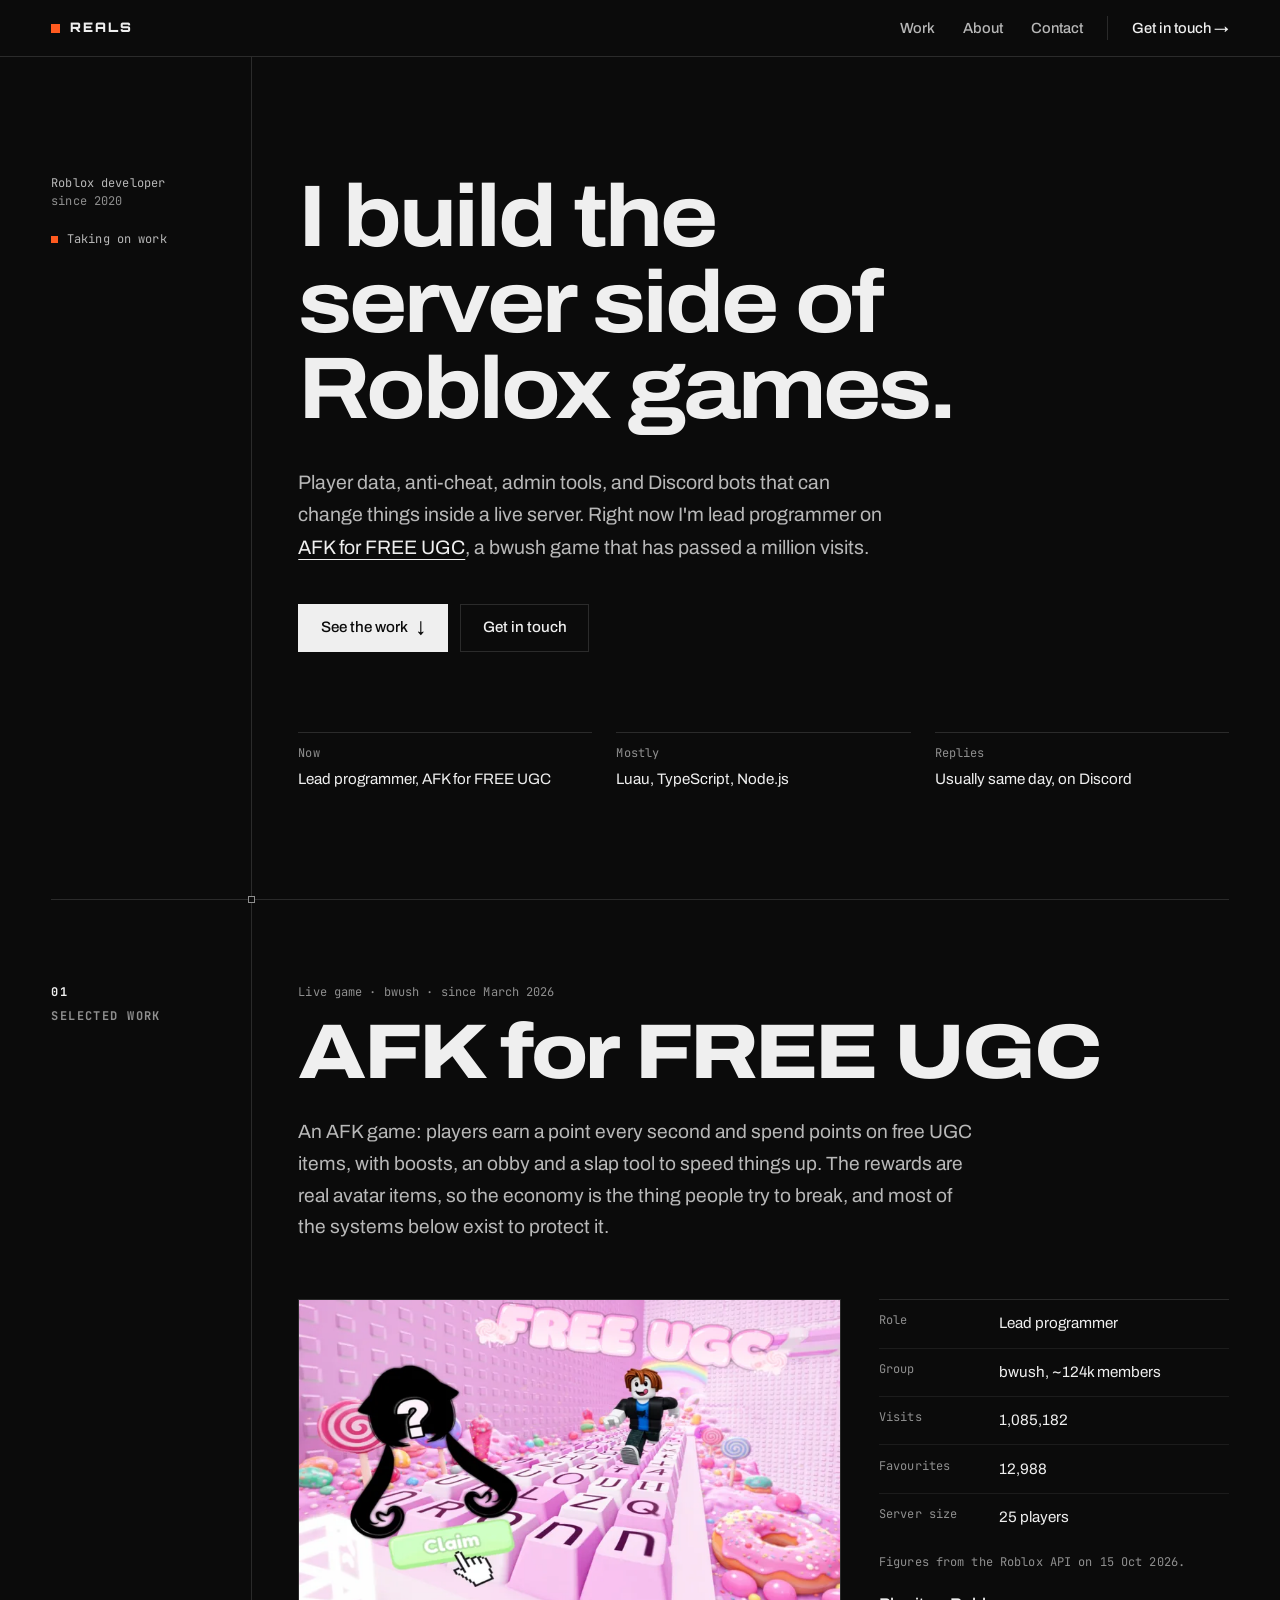
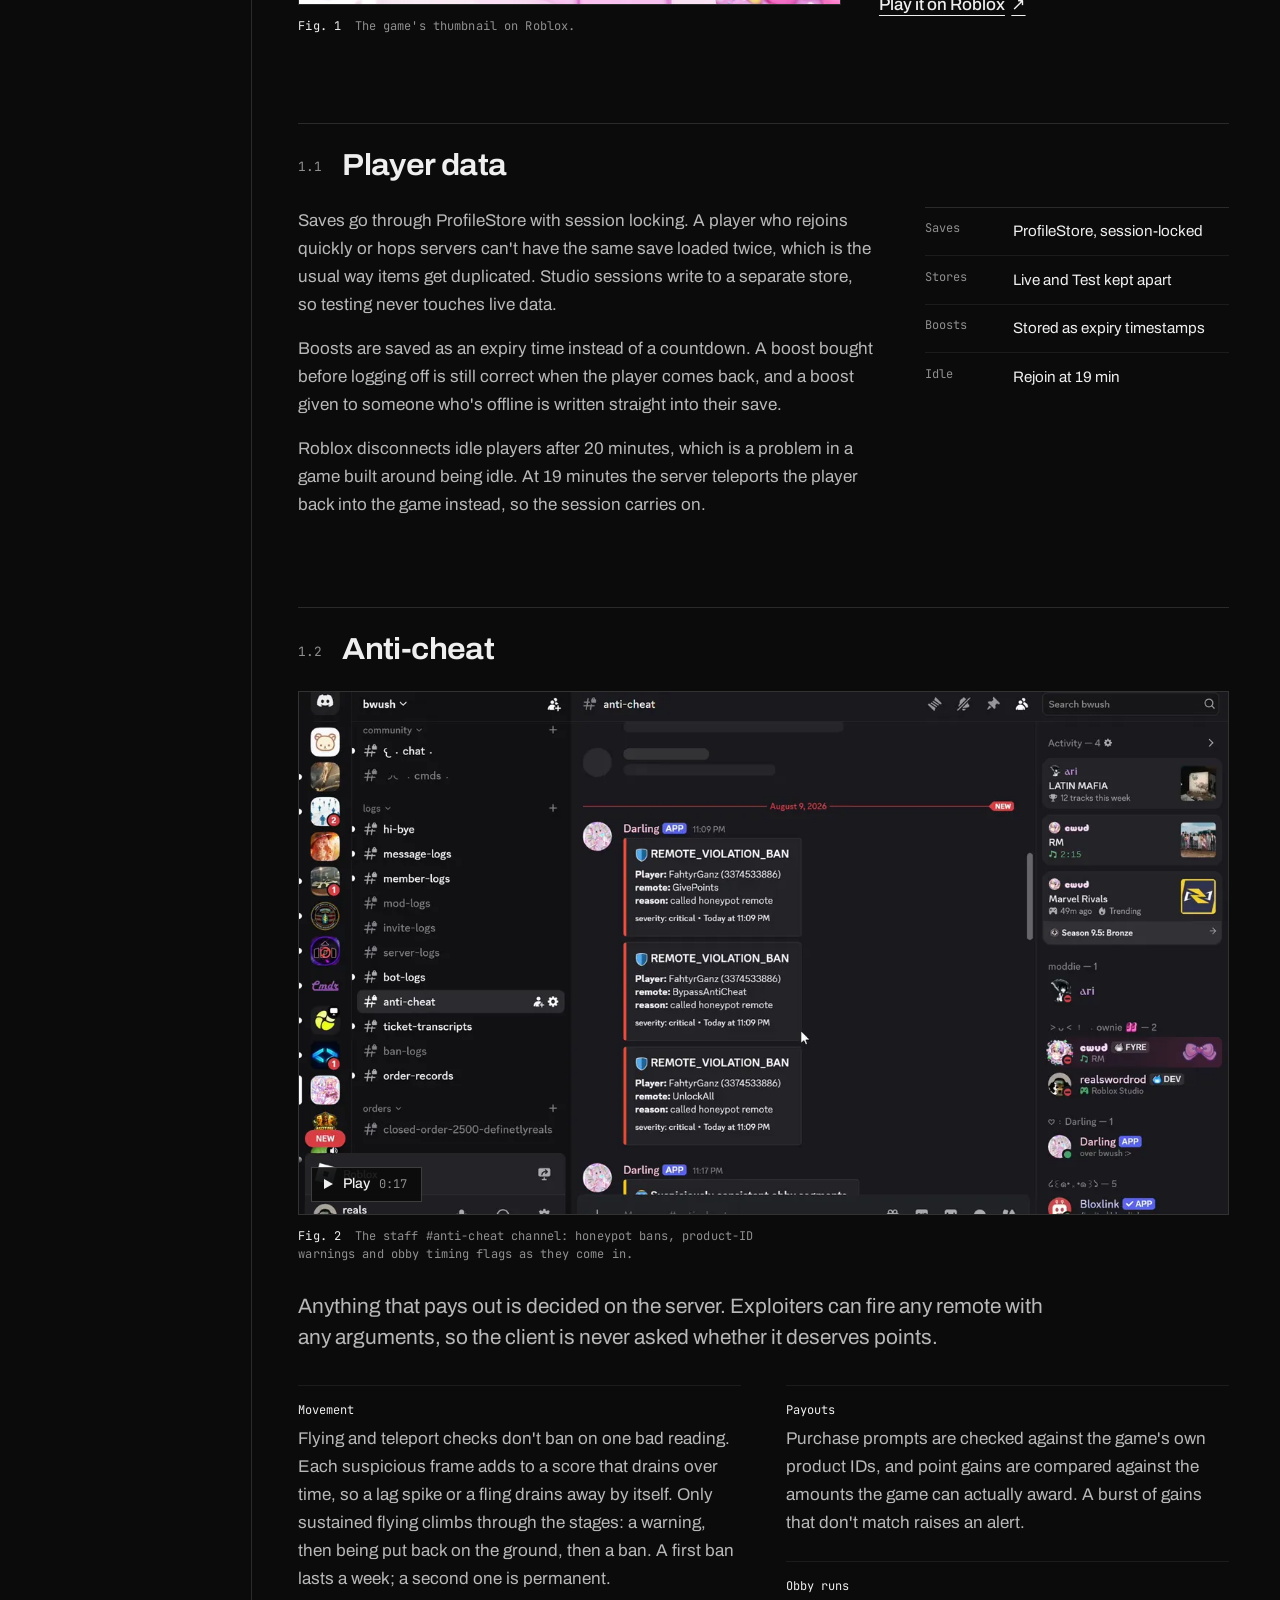
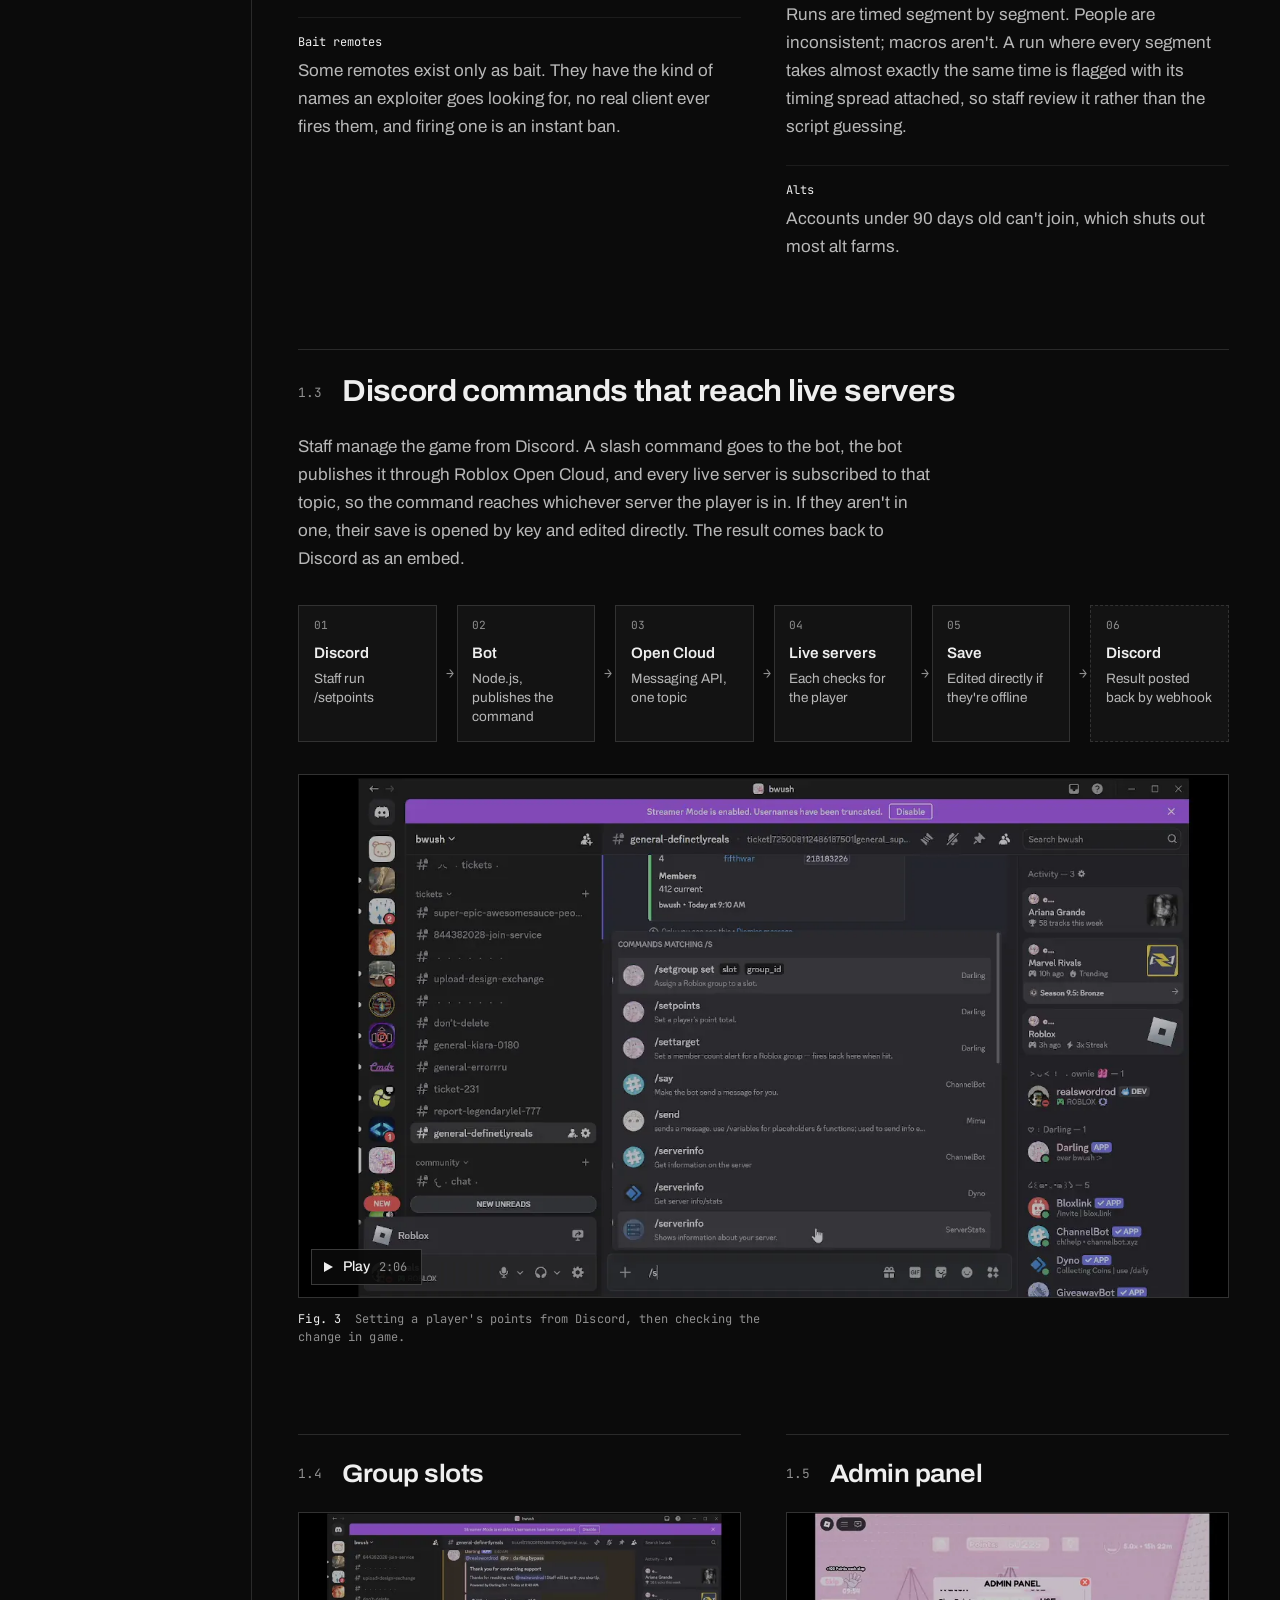
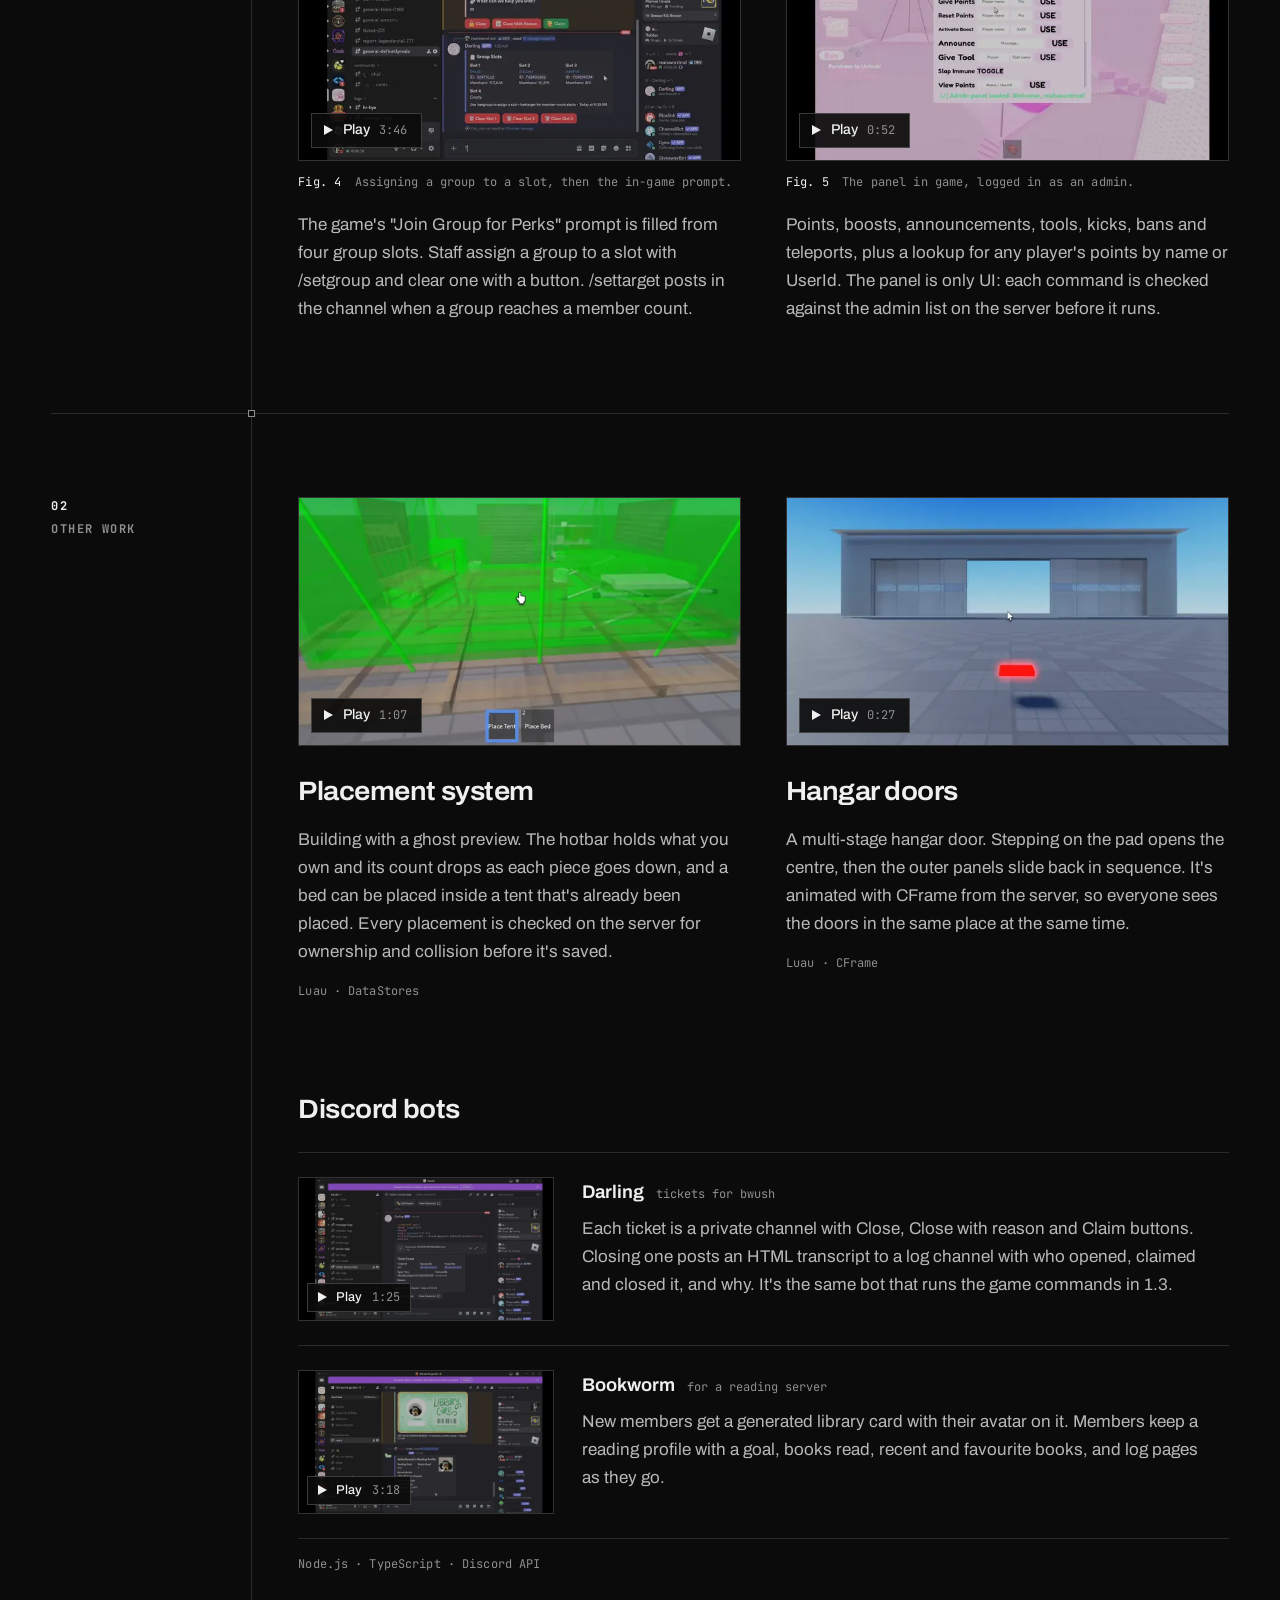
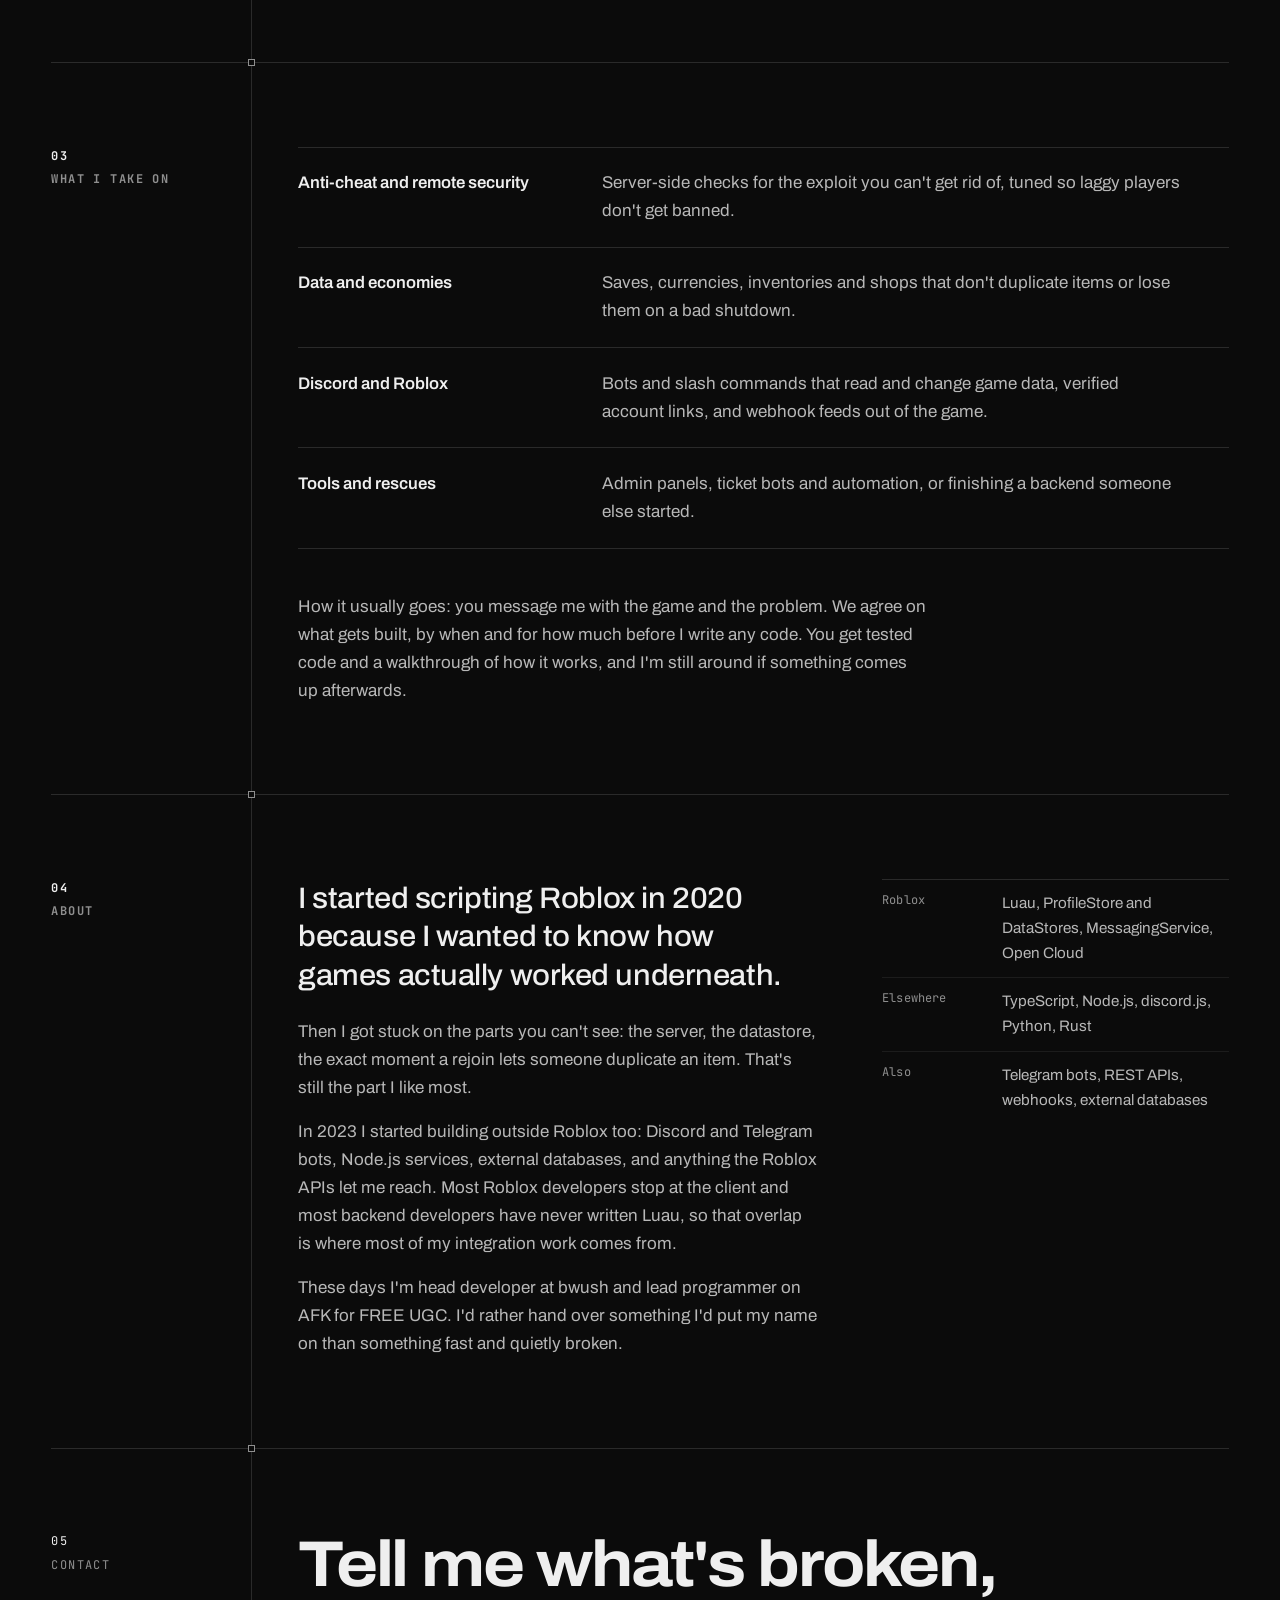
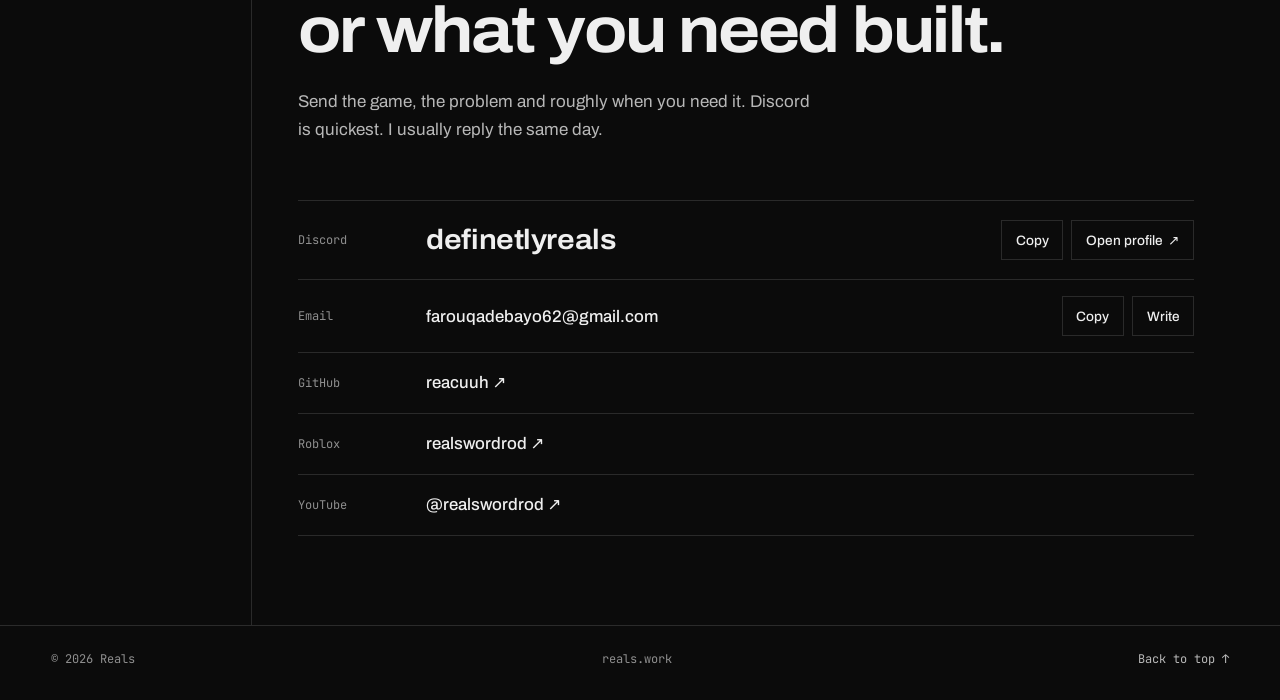
<file: index.html>
<!doctype html>
<html lang="en">
<head>
<meta charset="utf-8">
<meta name="viewport" content="width=device-width, initial-scale=1">
<title>Reals — Roblox developer, server side</title>
<meta name="description" content="Roblox developer working on the server side: player data, anti-cheat, admin tools and Discord bots that talk to live games. Lead programmer on AFK for FREE UGC.">
<link rel="canonical" href="https://www.reals.work/">
<meta name="theme-color" content="#0b0b0b">
<meta name="color-scheme" content="dark">

<meta property="og:type" content="website">
<meta property="og:url" content="https://www.reals.work/">
<meta property="og:site_name" content="Reals">
<meta property="og:title" content="Reals — Roblox developer, server side">
<meta property="og:description" content="Player data, anti-cheat, admin tools and Discord bots that talk to live games. Lead programmer on AFK for FREE UGC.">
<meta property="og:image" content="https://www.reals.work/assets/og.png">
<meta property="og:image:width" content="1200">
<meta property="og:image:height" content="630">
<meta property="og:image:alt" content="Reals. I build the server side of Roblox games.">
<meta name="twitter:card" content="summary_large_image">

<link rel="icon" href="favicon.svg" type="image/svg+xml">
<link rel="icon" href="favicon.ico" sizes="32x32">
<link rel="apple-touch-icon" href="assets/apple-touch-icon.png">

<link rel="preconnect" href="https://fonts.googleapis.com">
<link rel="preconnect" href="https://fonts.gstatic.com" crossorigin>
<link rel="stylesheet" href="https://fonts.googleapis.com/css2?family=Archivo:wdth,wght@100..125,400..800&family=JetBrains+Mono&display=swap">
<!-- Orbitron is only used for the five letters of the wordmark, so request just those glyphs. -->
<link rel="stylesheet" href="https://fonts.googleapis.com/css2?family=Orbitron:wght@900&text=REALS&display=swap">

<link rel="stylesheet" href="styles.css">

<script type="application/ld+json">
{
  "@context": "https://schema.org",
  "@type": "Person",
  "name": "Reals",
  "url": "https://www.reals.work/",
  "jobTitle": "Roblox developer",
  "email": "mailto:farouqadebayo62@gmail.com",
  "knowsAbout": ["Roblox", "Luau", "TypeScript", "Node.js", "Discord bots"],
  "sameAs": [
    "https://github.com/reacuuh",
    "https://www.youtube.com/@realswordrod",
    "https://www.roblox.com/users/1269462849/profile"
  ]
}
</script>
</head>
<body>

<a class="skip" href="#work">Skip to work</a>

<header class="nav">
  <div class="nav__in">
    <a class="mark" href="#top" aria-label="Reals, back to top"><span class="mark__sq" aria-hidden="true"></span>REALS</a>
    <nav aria-label="Sections">
      <ul class="nav__links">
        <li><a href="#work">Work</a></li>
        <li><a href="#about">About</a></li>
        <li><a href="#contact">Contact</a></li>
      </ul>
    </nav>
    <a class="nav__cta" href="#contact">Get in touch <span aria-hidden="true">→</span></a>
  </div>
</header>

<main id="top">

  <section class="hero doc" aria-labelledby="hero-title">
    <div class="doc__side">
      <p class="hero__who">Roblox developer<br><span>since 2020</span></p>
      <p class="status"><span class="status__dot" aria-hidden="true"></span>Taking on work</p>
    </div>

    <div class="doc__main">
      <h1 class="hero__title" id="hero-title">I build the server side of Roblox games.</h1>
      <p class="hero__lede">
        Player data, anti-cheat, admin tools, and Discord bots that can change things inside
        a live server. Right now I'm lead programmer on <a href="#afk">AFK for FREE UGC</a>,
        a bwush game that has passed a million visits.
      </p>
      <div class="hero__cta">
        <a class="btn btn--solid" href="#work">See the work <span aria-hidden="true">↓</span></a>
        <a class="btn" href="#contact">Get in touch</a>
      </div>

      <dl class="spec hero__spec">
        <div><dt>Now</dt><dd>Lead programmer, AFK for FREE UGC</dd></div>
        <div><dt>Mostly</dt><dd>Luau, TypeScript, Node.js</dd></div>
        <div><dt>Replies</dt><dd>Usually same day, on Discord</dd></div>
      </dl>
    </div>
  </section>

  <!--
    Media, three ways. Every media block lives inside a <figure class="fig">.

    YouTube (click to load, nothing is requested from YouTube until then):
      <div class="media" data-yt="VIDEO_ID" data-title="What the clip shows">
        <img src="assets/media/x.webp" srcset="assets/media/x-640.webp 640w, assets/media/x.webp 1280w"
             sizes="..." width="1280" height="720" loading="lazy" decoding="async" alt="...">
        <a class="media__play" href="https://www.youtube.com/watch?v=VIDEO_ID">Play <span>0:17</span></a>
      </div>

    Self-hosted video (native controls, nothing downloads until play):
      <div class="media">
        <video controls preload="none" playsinline poster="assets/media/x.webp">
          <source src="assets/media/x.webm" type="video/webm">
          <source src="assets/media/x.mp4" type="video/mp4">
        </video>
      </div>

    Screenshots (each opens full size in a lightbox; works as a plain link without JS):
      <div class="shots">
        <a class="shot" href="assets/media/full.webp"><img src="assets/media/small.webp" alt="..." ...></a>
      </div>

    A project with no media just leaves the figure out.
  -->

  <section class="doc sec" id="work" aria-labelledby="work-label">
    <div class="doc__side">
      <h2 class="label" id="work-label"><span class="label__n">01</span>Selected work</h2>
    </div>

    <div class="doc__main">
      <article class="case" id="afk" aria-labelledby="afk-title">
        <header class="case__head reveal">
          <p class="kicker">Live game · bwush · since March 2026</p>
          <h3 class="case__title" id="afk-title">AFK for FREE UGC</h3>
          <p class="case__lede">
            An AFK game: players earn a point every second and spend points on free UGC items,
            with boosts, an obby and a slap tool to speed things up. The rewards are real avatar
            items, so the economy is the thing people try to break, and most of the systems below
            exist to protect it.
          </p>
        </header>

        <div class="case__intro reveal">
          <figure class="fig fig--art">
            <a class="shot" href="assets/media/afk-thumbnail.webp">
              <img src="assets/media/afk-thumbnail.webp" width="768" height="432" loading="lazy" decoding="async"
                   alt="AFK for FREE UGC thumbnail: a Roblox character running along a pink keyboard obby towards a free UGC hair item.">
            </a>
            <figcaption><span class="fig__n">Fig. 1</span> The game's thumbnail on Roblox.</figcaption>
          </figure>

          <div class="case__facts">
            <dl class="spec">
              <div><dt>Role</dt><dd>Lead programmer</dd></div>
              <div><dt>Group</dt><dd>bwush, ~124k members</dd></div>
              <div><dt>Visits</dt><dd>1,085,182</dd></div>
              <div><dt>Favourites</dt><dd>12,988</dd></div>
              <div><dt>Server size</dt><dd>25 players</dd></div>
            </dl>
            <p class="fineprint">Figures from the Roblox API on 15 Oct 2026.</p>
            <a class="link-out" href="https://www.roblox.com/games/115606322656140" target="_blank" rel="noopener">Play it on Roblox <span aria-hidden="true">↗</span></a>
          </div>
        </div>

        <!-- 1.1 has no footage, so it's text with a spec block beside it -->
        <section class="part part--aside reveal" aria-labelledby="afk-data">
          <h4 class="part__title" id="afk-data"><span class="part__n">1.1</span>Player data</h4>
          <div class="part__body">
            <p>
              Saves go through ProfileStore with session locking. A player who rejoins quickly or
              hops servers can't have the same save loaded twice, which is the usual way items get
              duplicated. Studio sessions write to a separate store, so testing never touches live data.
            </p>
            <p>
              Boosts are saved as an expiry time instead of a countdown. A boost bought before logging
              off is still correct when the player comes back, and a boost given to someone who's offline
              is written straight into their save.
            </p>
            <p>
              Roblox disconnects idle players after 20 minutes, which is a problem in a game built around
              being idle. At 19 minutes the server teleports the player back into the game instead, so the
              session carries on.
            </p>
          </div>
          <dl class="spec spec--side">
            <div><dt>Saves</dt><dd>ProfileStore, session-locked</dd></div>
            <div><dt>Stores</dt><dd>Live and Test kept apart</dd></div>
            <div><dt>Boosts</dt><dd>Stored as expiry timestamps</dd></div>
            <div><dt>Idle</dt><dd>Rejoin at 19 min</dd></div>
          </dl>
        </section>

        <section class="part part--wide reveal" aria-labelledby="afk-ac">
          <h4 class="part__title" id="afk-ac"><span class="part__n">1.2</span>Anti-cheat</h4>

          <figure class="fig">
            <div class="media" data-yt="yzv_yHcfEbU" data-title="Anti-cheat alerts in the bwush Discord">
              <img src="assets/media/anticheat.webp"
                   srcset="assets/media/anticheat-640.webp 640w, assets/media/anticheat.webp 1280w"
                   sizes="(min-width: 1180px) 900px, (min-width: 760px) 70vw, 100vw"
                   width="1280" height="720" loading="lazy" decoding="async"
                   alt="Discord channel #anti-cheat showing three REMOTE_VIOLATION_BAN alerts, each for a player calling a honeypot remote.">
              <a class="media__play" href="https://www.youtube.com/watch?v=yzv_yHcfEbU">Play <span>0:17</span></a>
            </div>
            <figcaption><span class="fig__n">Fig. 2</span> The staff #anti-cheat channel: honeypot bans, product-ID warnings and obby timing flags as they come in.</figcaption>
          </figure>

          <p class="part__lead">
            Anything that pays out is decided on the server. Exploiters can fire any remote with any
            arguments, so the client is never asked whether it deserves points.
          </p>
          <dl class="notes">
            <div>
              <dt>Movement</dt>
              <dd>
                Flying and teleport checks don't ban on one bad reading. Each suspicious frame adds to a score
                that drains over time, so a lag spike or a fling drains away by itself. Only sustained flying
                climbs through the stages: a warning, then being put back on the ground, then a ban. A first
                ban lasts a week; a second one is permanent.
              </dd>
            </div>
            <div>
              <dt>Bait remotes</dt>
              <dd>
                Some remotes exist only as bait. They have the kind of names an exploiter goes looking for,
                no real client ever fires them, and firing one is an instant ban.
              </dd>
            </div>
            <div>
              <dt>Payouts</dt>
              <dd>
                Purchase prompts are checked against the game's own product IDs, and point gains are compared
                against the amounts the game can actually award. A burst of gains that don't match raises an alert.
              </dd>
            </div>
            <div>
              <dt>Obby runs</dt>
              <dd>
                Runs are timed segment by segment. People are inconsistent; macros aren't. A run where every
                segment takes almost exactly the same time is flagged with its timing spread attached, so staff
                review it rather than the script guessing.
              </dd>
            </div>
            <div>
              <dt>Alts</dt>
              <dd>Accounts under 90 days old can't join, which shuts out most alt farms.</dd>
            </div>
          </dl>
        </section>

        <section class="part reveal" aria-labelledby="afk-discord">
          <h4 class="part__title" id="afk-discord"><span class="part__n">1.3</span>Discord commands that reach live servers</h4>
          <div class="part__body">
            <p>
              Staff manage the game from Discord. A slash command goes to the bot, the bot publishes it
              through Roblox Open Cloud, and every live server is subscribed to that topic, so the command
              reaches whichever server the player is in. If they aren't in one, their save is opened by key
              and edited directly. The result comes back to Discord as an embed.
            </p>
          </div>

          <ol class="flow">
            <li><b>Discord</b><span>Staff run /setpoints</span></li>
            <li><b>Bot</b><span>Node.js, publishes the command</span></li>
            <li><b>Open Cloud</b><span>Messaging API, one topic</span></li>
            <li><b>Live servers</b><span>Each checks for the player</span></li>
            <li><b>Save</b><span>Edited directly if they're offline</span></li>
            <li><b>Discord</b><span>Result posted back by webhook</span></li>
          </ol>

          <figure class="fig">
            <div class="media" data-yt="xjqw6GYNQL0" data-title="Discord commands changing points in the live game">
              <img src="assets/media/discord-commands.webp"
                   srcset="assets/media/discord-commands-640.webp 640w, assets/media/discord-commands.webp 1280w"
                   sizes="(min-width: 1180px) 900px, (min-width: 760px) 70vw, 100vw"
                   width="1280" height="720" loading="lazy" decoding="async"
                   alt="Discord slash command menu listing /setgroup set, /setpoints and /settarget from the Darling bot.">
              <a class="media__play" href="https://www.youtube.com/watch?v=xjqw6GYNQL0">Play <span>2:06</span></a>
            </div>
            <figcaption><span class="fig__n">Fig. 3</span> Setting a player's points from Discord, then checking the change in game.</figcaption>
          </figure>
        </section>

        <div class="pair">
          <section class="part part--compact reveal" aria-labelledby="afk-groups">
            <h4 class="part__title" id="afk-groups"><span class="part__n">1.4</span>Group slots</h4>
            <figure class="fig">
              <div class="media" data-yt="QWR_u-OB268" data-title="Group slots managed from Discord">
                <img src="assets/media/group-slots.webp"
                     srcset="assets/media/group-slots-640.webp 640w, assets/media/group-slots.webp 1280w"
                     sizes="(min-width: 1180px) 440px, (min-width: 760px) 35vw, 100vw"
                     width="1280" height="720" loading="lazy" decoding="async"
                     alt="Group Slots embed in Discord: three assigned Roblox groups with member counts, an empty fourth slot, and Clear Slot buttons.">
                <a class="media__play" href="https://www.youtube.com/watch?v=QWR_u-OB268">Play <span>3:46</span></a>
              </div>
              <figcaption><span class="fig__n">Fig. 4</span> Assigning a group to a slot, then the in-game prompt.</figcaption>
            </figure>
            <p>
              The game's "Join Group for Perks" prompt is filled from four group slots. Staff assign a group
              to a slot with /setgroup and clear one with a button. /settarget posts in the channel when a
              group reaches a member count.
            </p>
          </section>

          <section class="part part--compact reveal" aria-labelledby="afk-admin">
            <h4 class="part__title" id="afk-admin"><span class="part__n">1.5</span>Admin panel</h4>
            <figure class="fig">
              <div class="media" data-yt="WKvvy1F2Ns8" data-title="In-game admin panel">
                <img src="assets/media/admin-panel.webp"
                     srcset="assets/media/admin-panel-640.webp 640w, assets/media/admin-panel.webp 1280w"
                     sizes="(min-width: 1180px) 440px, (min-width: 760px) 35vw, 100vw"
                     width="1280" height="720" loading="lazy" decoding="async"
                     alt="In-game admin panel with Give Points, Reset Points, Activate Boost, Announce, Give Tool, Slap Immune and View Points controls.">
                <a class="media__play" href="https://www.youtube.com/watch?v=WKvvy1F2Ns8">Play <span>0:52</span></a>
              </div>
              <figcaption><span class="fig__n">Fig. 5</span> The panel in game, logged in as an admin.</figcaption>
            </figure>
            <p>
              Points, boosts, announcements, tools, kicks, bans and teleports, plus a lookup for any player's
              points by name or UserId. The panel is only UI: each command is checked against the admin list
              on the server before it runs.
            </p>
          </section>
        </div>
      </article>
    </div>
  </section>

  <section class="doc sec" id="other" aria-labelledby="other-label">
    <div class="doc__side">
      <h2 class="label" id="other-label"><span class="label__n">02</span>Other work</h2>
    </div>

    <div class="doc__main">
      <div class="builds">
        <article class="build reveal" aria-labelledby="placement-title">
          <figure class="fig">
            <div class="media" data-yt="FkIhaNuv-x8" data-title="Placement system demo">
              <img src="assets/media/placement.webp"
                   srcset="assets/media/placement-640.webp 640w, assets/media/placement.webp 1280w"
                   sizes="(min-width: 1180px) 440px, (min-width: 760px) 35vw, 100vw"
                   width="1280" height="720" loading="lazy" decoding="async"
                   alt="Green ghost preview of a tent being placed in Roblox Studio, with a hotbar showing Place Tent and Place Bed.">
              <a class="media__play" href="https://www.youtube.com/watch?v=FkIhaNuv-x8">Play <span>1:07</span></a>
            </div>
          </figure>
          <h3 class="build__title" id="placement-title">Placement system</h3>
          <p>
            Building with a ghost preview. The hotbar holds what you own and its count drops as each piece
            goes down, and a bed can be placed inside a tent that's already been placed. Every placement
            is checked on the server for ownership and collision before it's saved.
          </p>
          <p class="tags">Luau · DataStores</p>
        </article>

        <article class="build reveal" aria-labelledby="hangar-title">
          <figure class="fig">
            <div class="media" data-yt="MPqzKhsSRw4" data-title="Hangar door animation">
              <img src="assets/media/hangar.webp"
                   srcset="assets/media/hangar-640.webp 640w, assets/media/hangar.webp 1280w"
                   sizes="(min-width: 1180px) 440px, (min-width: 760px) 35vw, 100vw"
                   width="1280" height="720" loading="lazy" decoding="async"
                   alt="Hangar door partway through opening: the centre section is open and the outer panels are still closed.">
              <a class="media__play" href="https://www.youtube.com/watch?v=MPqzKhsSRw4">Play <span>0:27</span></a>
            </div>
          </figure>
          <h3 class="build__title" id="hangar-title">Hangar doors</h3>
          <p>
            A multi-stage hangar door. Stepping on the pad opens the centre, then the outer panels slide
            back in sequence. It's animated with CFrame from the server, so everyone sees the doors in the
            same place at the same time.
          </p>
          <p class="tags">Luau · CFrame</p>
        </article>
      </div>

      <h3 class="sub reveal">Discord bots</h3>
      <ul class="bots">
        <li class="bot reveal">
          <div class="media media--small" data-yt="I0dr_fkfjWI" data-title="Darling ticket system">
            <img src="assets/media/tickets-640.webp" width="640" height="360" loading="lazy" decoding="async"
                 alt="Ticket Closed embed in #ticket-transcripts with ticket ID, who opened and closed it, open time and reason.">
            <a class="media__play" href="https://www.youtube.com/watch?v=I0dr_fkfjWI">Play <span>1:25</span></a>
          </div>
          <div class="bot__text">
            <h4>Darling <span>tickets for bwush</span></h4>
            <p>
              Each ticket is a private channel with Close, Close with reason and Claim buttons. Closing one
              posts an HTML transcript to a log channel with who opened, claimed and closed it, and why.
              It's the same bot that runs the game commands in 1.3.
            </p>
          </div>
        </li>
        <li class="bot reveal">
          <div class="media media--small" data-yt="0nAlCeLP-Zg" data-title="Bookworm bot overview">
            <img src="assets/media/bookworm-640.webp" width="640" height="360" loading="lazy" decoding="async"
                 alt="A generated library card image with a member's avatar, followed by their reading profile embed.">
            <a class="media__play" href="https://www.youtube.com/watch?v=0nAlCeLP-Zg">Play <span>3:18</span></a>
          </div>
          <div class="bot__text">
            <h4>Bookworm <span>for a reading server</span></h4>
            <p>
              New members get a generated library card with their avatar on it. Members keep a reading
              profile with a goal, books read, recent and favourite books, and log pages as they go.
            </p>
          </div>
        </li>
      </ul>
      <p class="tags">Node.js · TypeScript · Discord API</p>
    </div>
  </section>

  <section class="doc sec" id="services" aria-labelledby="services-label">
    <div class="doc__side">
      <h2 class="label" id="services-label"><span class="label__n">03</span>What I take on</h2>
    </div>

    <div class="doc__main">
      <dl class="rows">
        <div class="reveal">
          <dt>Anti-cheat and remote security</dt>
          <dd>Server-side checks for the exploit you can't get rid of, tuned so laggy players don't get banned.</dd>
        </div>
        <div class="reveal">
          <dt>Data and economies</dt>
          <dd>Saves, currencies, inventories and shops that don't duplicate items or lose them on a bad shutdown.</dd>
        </div>
        <div class="reveal">
          <dt>Discord and Roblox</dt>
          <dd>Bots and slash commands that read and change game data, verified account links, and webhook feeds out of the game.</dd>
        </div>
        <div class="reveal">
          <dt>Tools and rescues</dt>
          <dd>Admin panels, ticket bots and automation, or finishing a backend someone else started.</dd>
        </div>
      </dl>

      <p class="process reveal">
        How it usually goes: you message me with the game and the problem. We agree on what gets built,
        by when and for how much before I write any code. You get tested code and a walkthrough of how it
        works, and I'm still around if something comes up afterwards.
      </p>
    </div>
  </section>

  <section class="doc sec" id="about" aria-labelledby="about-label">
    <div class="doc__side">
      <h2 class="label" id="about-label"><span class="label__n">04</span>About</h2>
    </div>

    <div class="doc__main about">
      <div class="about__text reveal">
        <p class="about__lead">
          I started scripting Roblox in 2020 because I wanted to know how games actually worked underneath.
        </p>
        <p>
          Then I got stuck on the parts you can't see: the server, the datastore, the exact moment a rejoin
          lets someone duplicate an item. That's still the part I like most.
        </p>
        <p>
          In 2023 I started building outside Roblox too: Discord and Telegram bots, Node.js services,
          external databases, and anything the Roblox APIs let me reach. Most Roblox developers stop at the
          client and most backend developers have never written Luau, so that overlap is where most of my
          integration work comes from.
        </p>
        <p>
          These days I'm head developer at bwush and lead programmer on AFK for FREE UGC. I'd rather hand
          over something I'd put my name on than something fast and quietly broken.
        </p>
      </div>

      <dl class="spec about__stack reveal">
        <div><dt>Roblox</dt><dd>Luau, ProfileStore and DataStores, MessagingService, Open Cloud</dd></div>
        <div><dt>Elsewhere</dt><dd>TypeScript, Node.js, discord.js, Python, Rust</dd></div>
        <div><dt>Also</dt><dd>Telegram bots, REST APIs, webhooks, external databases</dd></div>
      </dl>
    </div>
  </section>

  <section class="doc sec contact" id="contact" aria-labelledby="contact-title">
    <div class="doc__side">
      <p class="label" aria-hidden="true"><span class="label__n">05</span>Contact</p>
    </div>

    <div class="doc__main">
      <h2 class="contact__title reveal" id="contact-title">Tell me what's broken, or what you need built.</h2>
      <p class="contact__note reveal">
        Send the game, the problem and roughly when you need it. Discord is quickest. I usually reply
        the same day.
      </p>

      <ul class="channels reveal">
        <li class="channel channel--main">
          <span class="channel__k">Discord</span>
          <span class="channel__v">definetlyreals</span>
          <span class="channel__act">
            <button class="act" type="button" data-copy="definetlyreals">Copy</button>
            <a class="act" href="https://discord.com/users/725008112486187501" target="_blank" rel="noopener">Open profile <span aria-hidden="true">↗</span></a>
          </span>
        </li>
        <li class="channel">
          <span class="channel__k">Email</span>
          <span class="channel__v">farouqadebayo62@gmail.com</span>
          <span class="channel__act">
            <button class="act" type="button" data-copy="farouqadebayo62@gmail.com">Copy</button>
            <a class="act" href="mailto:farouqadebayo62@gmail.com">Write</a>
          </span>
        </li>
        <li class="channel">
          <span class="channel__k">GitHub</span>
          <a class="channel__v" href="https://github.com/reacuuh" target="_blank" rel="noopener">reacuuh <span aria-hidden="true">↗</span></a>
        </li>
        <li class="channel">
          <span class="channel__k">Roblox</span>
          <a class="channel__v" href="https://www.roblox.com/users/1269462849/profile" target="_blank" rel="noopener">realswordrod <span aria-hidden="true">↗</span></a>
        </li>
        <li class="channel">
          <span class="channel__k">YouTube</span>
          <a class="channel__v" href="https://www.youtube.com/@realswordrod" target="_blank" rel="noopener">@realswordrod <span aria-hidden="true">↗</span></a>
        </li>
      </ul>
    </div>
  </section>

</main>

<footer class="foot">
  <div class="foot__in">
    <span>© <span id="yr">2026</span> Reals</span>
    <span>reals.work</span>
    <a href="#top">Back to top <span aria-hidden="true">↑</span></a>
  </div>
</footer>

<dialog class="lightbox" aria-label="Image viewer">
  <form method="dialog"><button class="lightbox__close" type="submit">Close</button></form>
  <p class="lightbox__cap"></p>
</dialog>

<div class="toast" role="status" aria-live="polite"></div>

<script src="script.js" defer></script>
</body>
</html>
</file>
<file: styles.css>
:root{
  --bg:     #0b0b0b;
  --bg-2:   #131313;
  --bg-3:   #1b1b1b;
  --fg:     #efefef;
  --fg-2:   #b8b8b8;
  /* Smallest text on the page (labels, captions). 6:1 on --bg. */
  --fg-3:   #8f8f8f;
  /* Decoration only: rules, markers. Never used for text. */
  --fg-4:   #4d4d4d;
  --line:   rgba(255,255,255,.13);
  --line-2: rgba(255,255,255,.07);
  --accent: #ff5a1f;

  --sans: 'Archivo', system-ui, -apple-system, 'Segoe UI', sans-serif;
  --mono: 'JetBrains Mono', ui-monospace, 'SF Mono', Menlo, Consolas, monospace;
  --mark: 'Orbitron', 'Archivo', sans-serif;

  --gutter: clamp(1rem, 4vw, 3.5rem);
  --maxw: 1320px;
  --side: 12.5rem;
  --gap: clamp(1.5rem, 3.6vw, 3.75rem);
  --nav-h: 3.5rem;

  --ease: cubic-bezier(.22,1,.36,1);
  --snap: cubic-bezier(.4,0,.2,1);
}

*,*::before,*::after{ box-sizing:border-box; }

html{
  scroll-behavior:smooth;
  scroll-padding-top:calc(var(--nav-h) + 1rem);
  -webkit-text-size-adjust:100%;
}

body{
  margin:0;
  background:var(--bg);
  color:var(--fg);
  font:400 1.0625rem/1.65 var(--sans);
  -webkit-font-smoothing:antialiased;
  text-rendering:optimizeLegibility;
}

img{ max-width:100%; height:auto; display:block; }
h1,h2,h3,h4{ font-weight:700; margin:0; }
p{ margin:0; }
a{ color:inherit; }
button{ font:inherit; color:inherit; }

::selection{ background:var(--fg); color:var(--bg); }
:focus-visible{ outline:2px solid var(--accent); outline-offset:3px; }

.skip{
  position:fixed; top:-100px; left:1rem; z-index:200;
  background:var(--fg); color:var(--bg); padding:.7rem 1rem;
  font:500 .9rem/1 var(--sans); text-decoration:none;
}
.skip:focus{ top:.75rem; }

/* Small mono text: labels, metadata, captions. Kept to supporting roles. */
.kicker, .fineprint, .tags, .fig figcaption, .label, .spec dt, .hero__who, .status{
  font-family:var(--mono);
  font-size:.75rem;
  line-height:1.5;
  letter-spacing:.01em;
  color:var(--fg-3);
}

/* ── nav ───────────────────────────────────────────────────── */

.nav{
  position:sticky; top:0; z-index:100;
  background:var(--bg);
  border-bottom:1px solid var(--line);
}
.nav__in{
  max-width:var(--maxw); margin-inline:auto; padding-inline:var(--gutter);
  height:var(--nav-h);
  display:flex; align-items:center; gap:1.5rem;
}
.mark{
  display:inline-flex; align-items:center; gap:.6rem;
  font:900 .82rem/1 var(--mark); letter-spacing:.16em;
  text-decoration:none; color:var(--fg);
  margin-right:auto;
}
.mark__sq{ width:9px; height:9px; background:var(--accent); }

.nav__links{ display:flex; gap:1.75rem; list-style:none; margin:0; padding:0; }
.nav__links a, .nav__cta{
  font-size:.92rem; font-weight:500; color:var(--fg-2); text-decoration:none;
  text-underline-offset:.4em; text-decoration-thickness:1px;
  transition:color .16s var(--snap);
}
.nav__links a:hover, .nav__cta:hover{ color:var(--fg); text-decoration-line:underline; }
.nav__cta{ color:var(--fg); padding-left:1.5rem; border-left:1px solid var(--line); }

@media (max-width:759px){
  .nav__cta{ display:none; }
  .nav__links{ gap:1.15rem; }
  .nav__links a{ display:block; padding-block:.85rem; }
}

/* ── document grid ─────────────────────────────────────────────
   Every section is a margin column (labels) plus a main column.
   The main column's left border is continuous down the page, and
   each section's top rule meets it at a small square node.        */

.doc{
  max-width:var(--maxw); margin-inline:auto; padding-inline:var(--gutter);
  display:grid; grid-template-columns:var(--side) minmax(0,1fr);
}
.doc__side{ padding-right:var(--gap); }
.doc__main{
  position:relative; min-width:0;
  padding-left:var(--gap);
  border-left:1px solid var(--line);
}

.sec > .doc__side,
.sec > .doc__main{
  padding-block:clamp(3.5rem,6.5vw,6rem) clamp(3.5rem,7vw,6.5rem);
  border-top:1px solid var(--line);
}
.sec > .doc__main::before{
  content:''; position:absolute; top:-4px; left:-4px;
  width:7px; height:7px;
  background:var(--bg); border:1px solid var(--fg-3);
}

.label{
  position:sticky; top:calc(var(--nav-h) + 1.75rem);
  text-transform:uppercase; letter-spacing:.12em;
}
.label__n{ display:block; color:var(--fg); margin-bottom:.35rem; }

@media (max-width:1099px){
  :root{ --side:9.5rem; }
}
@media (max-width:759px){
  .doc{ display:block; }
  .doc__side{ padding-right:0; }
  .doc__main{ border-left:0; padding-left:0; }
  .sec > .doc__side{ padding-bottom:1.75rem; }
  .sec > .doc__main{ border-top:0; padding-top:0; }
  .sec > .doc__main::before{ display:none; }
  .label{ position:static; }
  .label__n{ display:inline; margin:0 .75rem 0 0; }
}

/* ── shared ────────────────────────────────────────────────── */

.btn{
  display:inline-flex; align-items:center; gap:.6rem;
  min-height:3rem; padding:.8rem 1.35rem;
  border:1px solid var(--line); background:transparent;
  font:500 .95rem/1 var(--sans); color:var(--fg); text-decoration:none;
  cursor:pointer;
  transition:background .16s var(--snap), color .16s var(--snap), border-color .16s var(--snap);
}
.btn:hover{ border-color:var(--fg); }
.btn:active{ transform:translateY(1px); }
.btn--solid{ background:var(--fg); color:var(--bg); border-color:var(--fg); }
.btn--solid:hover{ background:transparent; color:var(--fg); }

.spec{ margin:0; }
.spec > div{
  display:grid; grid-template-columns:6.5rem minmax(0,1fr); gap:1rem;
  padding-block:.7rem; border-top:1px solid var(--line-2);
}
.spec > div:first-child{ border-top-color:var(--line); }
.spec dd{ margin:0; font-size:.95rem; color:var(--fg); }

.tags{ margin-top:1rem; }

.link-out{
  display:inline-flex; gap:.4rem; margin-top:1.25rem;
  font-weight:500; text-underline-offset:.3em; text-decoration-thickness:1px;
}
.link-out:hover{ text-decoration-color:var(--accent); }

/* ── hero ──────────────────────────────────────────────────── */

.hero > .doc__side,
.hero > .doc__main{ padding-block:clamp(4.5rem,13vh,8.5rem) clamp(3.5rem,8vw,6rem); }

.hero__who{ color:var(--fg-2); margin-bottom:1.25rem; }
.hero__who span{ color:var(--fg-3); }
.status{ display:flex; align-items:center; gap:.55rem; color:var(--fg-2); }
.status__dot{ width:7px; height:7px; background:var(--accent); }

.hero__title{
  font-size:clamp(2.5rem, 1.15rem + 5.4vw, 6.25rem);
  font-weight:700; font-stretch:112%;
  line-height:.98; letter-spacing:-.035em;
  max-width:13ch;
  margin-bottom:clamp(1.5rem,3vw,2.25rem);
  text-wrap:balance;
}
.hero__lede{
  max-width:54ch;
  font-size:clamp(1.05rem, .98rem + .3vw, 1.25rem);
  color:var(--fg-2);
  text-wrap:pretty;
}
.hero__lede a{ color:var(--fg); text-underline-offset:.25em; text-decoration-thickness:1px; }
.hero__lede a:hover{ text-decoration-color:var(--accent); }
.hero__cta{ display:flex; flex-wrap:wrap; gap:.75rem; margin-top:clamp(1.75rem,3.5vw,2.5rem); }

.hero__spec{ margin-top:clamp(3rem,7vw,5rem); }
@media (min-width:760px){
  .hero__spec{ display:grid; grid-template-columns:repeat(3,minmax(0,1fr)); gap:0 1.5rem; }
  .hero__spec > div{ grid-template-columns:1fr; gap:.3rem; border-top-color:var(--line); }
}
@media (max-width:759px){
  .hero > .doc__side{ display:flex; flex-wrap:wrap; justify-content:space-between; gap:.5rem 1.5rem; padding-bottom:2rem; }
  .hero > .doc__main{ padding-top:0; }
  .hero__who{ margin:0; }
  .hero__who br{ display:none; }
  .hero__who span::before{ content:' '; }
}

/* ── figures and media ─────────────────────────────────────── */

.fig{ margin:0; }
.fig figcaption{ margin-top:.75rem; max-width:68ch; }
.fig__n{ color:var(--fg); margin-right:.4rem; }

.media{
  position:relative; isolation:isolate;
  display:flex; align-items:flex-end;
  aspect-ratio:16/9; padding:.75rem;
  background:var(--bg-2);
  border:1px solid var(--line);
  overflow:hidden;
}
.media > img{
  position:absolute; inset:0; z-index:-1;
  width:100%; height:100%; object-fit:cover;
}
/* The chip is the visible control; its ::after stretches over the whole
   poster so the entire image is clickable without nesting interactive
   elements. Without JS it's a normal link to the video on YouTube. */
.media__play{
  display:inline-flex; align-items:center; gap:.6rem;
  padding:.6rem .85rem .6rem .75rem;
  background:rgba(11,11,11,.9); color:var(--fg);
  border:1px solid rgba(255,255,255,.2);
  font:500 .88rem/1 var(--sans); text-decoration:none;
  transition:background .16s var(--snap), color .16s var(--snap), border-color .16s var(--snap);
}
.media__play::before{
  content:''; width:0; height:0;
  border-left:9px solid currentColor;
  border-block:5.5px solid transparent;
}
.media__play::after{ content:''; position:absolute; inset:0; }
.media__play span{ font:400 .75rem/1 var(--mono); color:var(--fg-3); transition:color .16s var(--snap); }
.media:hover .media__play,
.media__play:focus-visible{ background:var(--fg); color:var(--bg); border-color:var(--fg); }
.media:hover .media__play span,
.media__play:focus-visible span{ color:#4a4a4a; }

.media iframe,
.media video{ position:absolute; inset:0; width:100%; height:100%; border:0; background:#000; }

.media--small{ padding:.5rem; }
.media--small .media__play{ padding:.45rem .6rem; font-size:.8rem; }

.shot{ display:block; cursor:zoom-in; border:1px solid var(--line); }
.shots{ display:grid; gap:.75rem; grid-template-columns:repeat(auto-fill,minmax(14rem,1fr)); }

.lightbox{
  max-width:min(96vw,1400px); max-height:94vh;
  padding:0; border:1px solid var(--line);
  background:var(--bg); color:var(--fg);
}
.lightbox::backdrop{ background:rgba(0,0,0,.86); }
.lightbox img{ max-height:82vh; width:auto; margin-inline:auto; }
.lightbox__cap{ padding:.75rem 1rem; font:400 .8rem/1.5 var(--mono); color:var(--fg-3); }
.lightbox__close{
  position:absolute; top:.6rem; right:.6rem;
  padding:.5rem .75rem; background:var(--bg); border:1px solid var(--line);
  font:500 .85rem/1 var(--sans); cursor:pointer;
}
.lightbox__close:hover{ border-color:var(--fg); }

/* ── featured case study ───────────────────────────────────── */

.kicker{ margin-bottom:.9rem; }
.case__title{
  font-size:clamp(2.4rem, 1rem + 4.8vw, 5.25rem);
  font-weight:800; font-stretch:118%;
  line-height:.94; letter-spacing:-.035em;
}
.case__lede{
  max-width:62ch; margin-top:clamp(1.25rem,2.5vw,1.75rem);
  font-size:clamp(1.05rem,1rem + .25vw,1.2rem); color:var(--fg-2);
  text-wrap:pretty;
}
.case__intro{
  display:grid; gap:clamp(1.75rem,3vw,2.75rem);
  grid-template-columns:minmax(0,1.55fr) minmax(0,1fr);
  align-items:start;
  margin-top:clamp(2.5rem,5vw,3.5rem);
}
.fineprint{ margin-top:.75rem; }
@media (max-width:899px){ .case__intro{ grid-template-columns:1fr; } }

.part{
  margin-top:clamp(3.5rem,7vw,5.5rem);
  padding-top:1.5rem;
  border-top:1px solid var(--line);
}
.part__title{
  font-size:clamp(1.4rem,1.1rem + 1vw,2rem);
  font-weight:650; font-stretch:106%;
  line-height:1.15; letter-spacing:-.02em;
  margin-bottom:1.5rem;
  text-wrap:balance;
}
.part__n{
  display:inline-block; min-width:2.75rem;
  font:400 .8rem/1 var(--mono); letter-spacing:0; color:var(--fg-3);
  vertical-align:.3em;
}
.part__body p, .part > p{ max-width:64ch; color:var(--fg-2); text-wrap:pretty; }
.part__body p + p{ margin-top:1rem; }
.part > .fig + .part__body, .part > .fig + p{ margin-top:1.75rem; }
.part > .part__body + .flow{ margin-top:2rem; }
.part > .flow + .fig{ margin-top:2rem; }

@media (min-width:1000px){
  .part--aside{
    display:grid; grid-template-columns:minmax(0,1fr) 19rem;
    column-gap:clamp(2rem,4vw,3.5rem); align-items:start;
  }
  .part--aside .part__title{ grid-column:1 / -1; }
}
.spec--side > div{ grid-template-columns:4.5rem minmax(0,1fr); }
@media (max-width:999px){ .spec--side{ margin-top:2rem; max-width:30rem; } }

.part__lead{
  margin-top:1.75rem; max-width:52ch;
  font-size:clamp(1.1rem,1rem + .4vw,1.3rem); line-height:1.5; color:var(--fg);
  text-wrap:pretty;
}
/* Independent notes, so they flow down two balanced columns rather than
   sitting in a grid whose rows would stretch to the longest note. */
.notes{ margin:2rem 0 0; }
.notes > div{ break-inside:avoid; padding-top:.9rem; border-top:1px solid var(--line-2); margin-bottom:1.5rem; }
.notes dt{ font:400 .75rem/1.5 var(--mono); color:var(--fg); margin-bottom:.4rem; }
.notes dd{ margin:0; color:var(--fg-2); max-width:60ch; text-wrap:pretty; }
@media (min-width:1000px){ .notes{ columns:2; column-gap:clamp(2rem,3.5vw,3rem); } }

/* Request path diagram: a real ordered list, laid out as a chain. */
.flow{
  list-style:none; margin:0; padding:0;
  display:grid; gap:.75rem;
  grid-template-columns:repeat(3,minmax(0,1fr));
  counter-reset:step;
}
.flow li{
  position:relative; counter-increment:step;
  padding:.85rem .9rem .95rem;
  border:1px solid var(--line); background:var(--bg-2);
}
.flow li::before{
  content:counter(step,decimal-leading-zero);
  display:block; margin-bottom:.6rem;
  font:400 .7rem/1 var(--mono); color:var(--fg-3);
}
.flow b{ display:block; font-size:.95rem; font-weight:600; }
.flow span{ display:block; margin-top:.2rem; font-size:.85rem; line-height:1.4; color:var(--fg-2); }
.flow li:last-child{ border-style:dashed; }
@media (min-width:1180px){
  .flow{ grid-template-columns:repeat(6,minmax(0,1fr)); gap:1.25rem; }
  .flow li:not(:last-child)::after{
    content:'→'; position:absolute; top:50%; right:-.875rem;
    transform:translate(50%,-50%);
    font:400 .85rem/1 var(--mono); color:var(--fg-3);
  }
}
@media (max-width:559px){ .flow{ grid-template-columns:repeat(2,minmax(0,1fr)); } }

.pair{
  display:grid; gap:0 clamp(2rem,3.5vw,3rem);
  grid-template-columns:repeat(2,minmax(0,1fr));
}
.part--compact .part__title{ font-size:clamp(1.25rem,1.1rem + .6vw,1.6rem); }
.part--compact .fig + p{ margin-top:1.25rem; }
@media (max-width:899px){ .pair{ grid-template-columns:1fr; } }

/* ── other work ────────────────────────────────────────────── */

.builds{
  display:grid; gap:clamp(3rem,5vw,3.5rem) clamp(2rem,3.5vw,3rem);
  grid-template-columns:repeat(2,minmax(0,1fr));
}
@media (max-width:899px){ .builds{ grid-template-columns:1fr; } }
.build__title{
  margin:1.5rem 0 .75rem;
  font-size:clamp(1.3rem,1.1rem + .7vw,1.7rem); font-weight:650; font-stretch:106%;
  letter-spacing:-.02em;
}
.build > p:not(.tags){ color:var(--fg-2); max-width:60ch; text-wrap:pretty; }

.sub{
  margin:clamp(4rem,8vw,5.5rem) 0 0;
  padding-bottom:1.25rem;
  font-size:clamp(1.3rem,1.1rem + .7vw,1.7rem); font-weight:650; font-stretch:106%;
  letter-spacing:-.02em;
}
.bots{ list-style:none; margin:0; padding:0; }
.bot{
  display:grid; grid-template-columns:minmax(0,16rem) minmax(0,1fr);
  gap:1.75rem; align-items:start;
  padding-block:1.5rem; border-top:1px solid var(--line);
}
.bot:last-child{ border-bottom:1px solid var(--line); }
.bot h4{ font-size:1.15rem; font-weight:650; margin-bottom:.5rem; }
.bot h4 span{ margin-left:.5rem; font:400 .75rem/1 var(--mono); color:var(--fg-3); }
.bot p{ color:var(--fg-2); max-width:62ch; text-wrap:pretty; }
@media (max-width:639px){
  .bot{ grid-template-columns:1fr; gap:1.1rem; }
  .bot h4 span{ display:block; margin:.4rem 0 0; }
}

/* ── services ──────────────────────────────────────────────── */

.rows{ margin:0; }
.rows > div{
  display:grid; grid-template-columns:minmax(0,17rem) minmax(0,1fr);
  gap:.4rem 2rem; padding-block:1.35rem;
  border-top:1px solid var(--line);
}
.rows > div:last-child{ border-bottom:1px solid var(--line); }
.rows dt{ font-weight:600; font-size:1.05rem; }
.rows dd{ margin:0; color:var(--fg-2); max-width:58ch; }
@media (max-width:759px){ .rows > div{ grid-template-columns:1fr; } }

.process{ margin-top:clamp(2rem,4vw,2.75rem); max-width:64ch; color:var(--fg-2); text-wrap:pretty; }

/* ── about ─────────────────────────────────────────────────── */

.about{ display:grid; gap:clamp(2.5rem,5vw,4.5rem); grid-template-columns:minmax(0,1.5fr) minmax(0,1fr); align-items:start; }
@media (max-width:999px){ .about{ grid-template-columns:1fr; } }
.about__lead{
  font-size:clamp(1.3rem,1.05rem + 1vw,1.85rem); font-weight:500; font-stretch:104%;
  line-height:1.3; letter-spacing:-.015em;
  margin-bottom:1.5rem; text-wrap:balance;
}
.about__text p:not(.about__lead){ color:var(--fg-2); max-width:60ch; text-wrap:pretty; }
.about__text p + p:not(.about__lead){ margin-top:1rem; }
.about__stack dd{ color:var(--fg-2); }

/* ── contact ───────────────────────────────────────────────── */

.contact__title{
  font-size:clamp(2rem, 1rem + 3.8vw, 4.25rem);
  font-weight:700; font-stretch:110%;
  line-height:1.02; letter-spacing:-.035em;
  max-width:17ch; text-wrap:balance;
}
.contact__note{ margin:1.5rem 0 clamp(2.5rem,5vw,3.5rem); max-width:52ch; color:var(--fg-2); }

.channels{ list-style:none; margin:0; padding:0; max-width:56rem; }
.channel{
  display:grid; grid-template-columns:6.5rem minmax(0,1fr) auto;
  align-items:center; gap:.5rem 1.5rem;
  padding-block:1rem; border-top:1px solid var(--line);
}
.channel:last-child{ border-bottom:1px solid var(--line); }
.channel__k{ font:400 .75rem/1.5 var(--mono); color:var(--fg-3); }
.channel__v{
  font-size:1.05rem; font-weight:500; overflow-wrap:anywhere;
  text-decoration:none;
}
a.channel__v{ text-underline-offset:.3em; text-decoration-thickness:1px; }
a.channel__v:hover{ text-decoration-line:underline; text-decoration-color:var(--accent); }
.channel--main .channel__v{ font-size:clamp(1.3rem,1.1rem + .9vw,1.75rem); font-weight:650; font-stretch:108%; letter-spacing:-.015em; }
.channel__act{ display:flex; gap:.5rem; }
/* Copy needs JS; without it the button would do nothing. */
html:not(.js) [data-copy]{ display:none; }
.act{
  display:inline-flex; align-items:center; gap:.35rem;
  min-height:2.5rem; padding:.5rem .85rem;
  background:transparent; border:1px solid var(--line);
  font:500 .85rem/1 var(--sans); color:var(--fg); text-decoration:none;
  cursor:pointer;
  transition:border-color .16s var(--snap), background .16s var(--snap), color .16s var(--snap);
}
.act:hover{ border-color:var(--fg); }
@media (max-width:639px){
  .channel{ grid-template-columns:1fr; gap:.35rem; }
  .channel__act{ margin-top:.6rem; }
}

/* ── footer ────────────────────────────────────────────────── */

.foot{ border-top:1px solid var(--line); }
.foot__in{
  max-width:var(--maxw); margin-inline:auto; padding:1.5rem var(--gutter) 2rem;
  display:flex; flex-wrap:wrap; justify-content:space-between; gap:.75rem 1.5rem;
  font:400 .75rem/1.5 var(--mono); color:var(--fg-3);
}
.foot a{ color:var(--fg-2); text-decoration:none; }
.foot a:hover{ color:var(--fg); }

/* ── toast ─────────────────────────────────────────────────── */

.toast{
  position:fixed; left:50%; bottom:1.5rem; z-index:200;
  transform:translate(-50%,.75rem);
  background:var(--fg); color:var(--bg);
  padding:.75rem 1.1rem;
  font:500 .85rem/1 var(--sans);
  opacity:0; visibility:hidden; pointer-events:none;
  transition:transform .2s var(--snap), opacity .2s var(--snap), visibility 0s .2s;
}
.toast.is-on{
  transform:translate(-50%,0); opacity:1; visibility:visible;
  transition:transform .35s var(--ease), opacity .15s var(--ease), visibility 0s;
}

/* ── reveal on scroll (states set by script.js) ───────────── */

.reveal{
  transition:opacity .5s var(--ease) var(--d,0s),
             transform .7s var(--ease) var(--d,0s);
}
.reveal.is-pending{ opacity:0; transform:translateY(18px); }

.media > img, .shot img{ transition:opacity .4s var(--ease); }
img.is-loading{ opacity:0; }

@media print{
  .reveal.is-pending, img.is-loading{ opacity:1; transform:none; }
}

@media (prefers-reduced-motion:reduce){
  html{ scroll-behavior:auto; }
  *,*::before,*::after{ transition-duration:.001ms !important; animation-duration:.001ms !important; }
}
</file>
